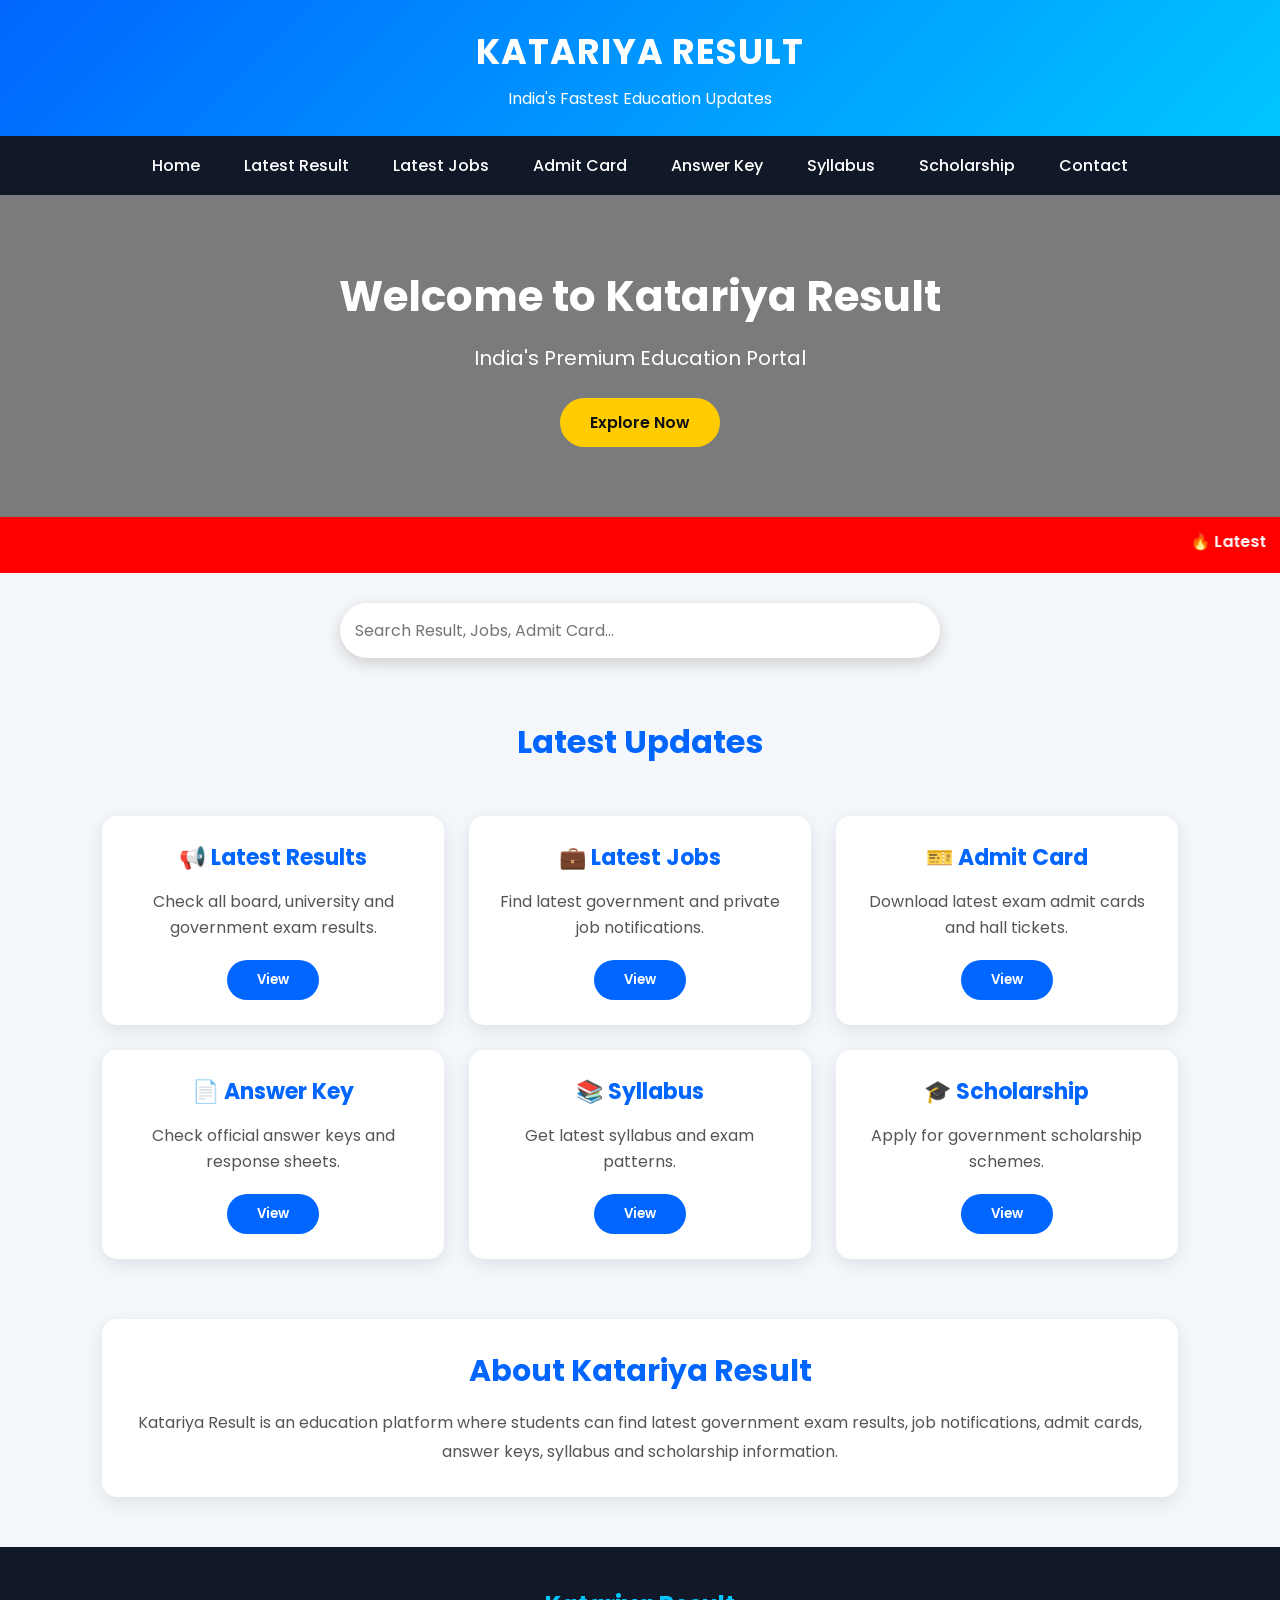
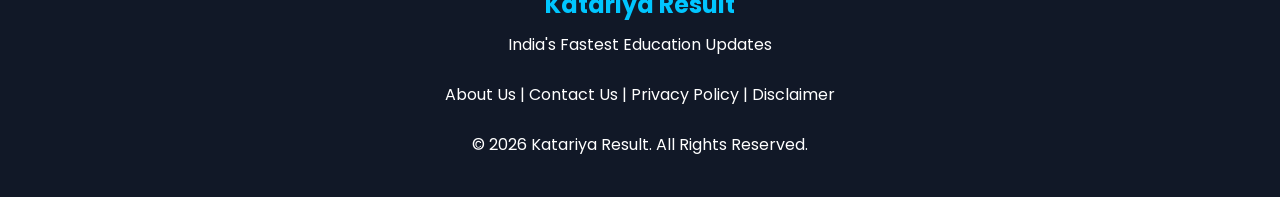
<file: index.html>
<!DOCTYPE html>
<html lang="en">

<head>
<link rel="icon" href="logo.png">
<meta charset="UTF-8">
<meta name="viewport" content="width=device-width, initial-scale=1.0">

<title>Katariya Result | Latest Results, Jobs, Admit Card Updates</title>

<meta name="description" content="Katariya Result provides latest government results, jobs, admit cards, answer keys, syllabus and scholarship updates.">

<meta name="keywords" content="Katariya Result, Sarkari Result, Government Jobs, Admit Card, Rajasthan Result">

<link rel="stylesheet" href="style.css">

<link href="https://fonts.googleapis.com/css2?family=Poppins:wght@300;400;500;600;700&display=swap" rel="stylesheet">

</head>


<body>


<header>

<div class="logo">
KATARIYA RESULT
</div>

<div class="tagline">
India's Fastest Education Updates
</div>

</header>



<nav>

<ul>

<li><a href="index.html">Home</a></li>

<li><a href="result.html">Latest Result</a></li>

<li><a href="jobs.html">Latest Jobs</a></li>

<li><a href="admit-card.html">Admit Card</a></li>

<li><a href="answer-key.html">Answer Key</a></li>

<li><a href="syllabus.html">Syllabus</a></li>

<li><a href="scholarship.html">Scholarship</a></li>

<li><a href="contact.html">Contact</a></li>

</ul>

</nav>




<section class="hero">

<h1>
Welcome to Katariya Result
</h1>

<p>
India's Premium Education Portal
</p>


<a href="#latest" class="hero-btn">
Explore Now
</a>


</section>




<div class="news">

<marquee>

🔥 Latest Result | Government Jobs | Admit Card | Answer Key | Scholarship Updates

</marquee>

</div>





<div class="search">

<input type="text" placeholder="Search Result, Jobs, Admit Card...">

</div>






<h2 class="section-title" id="latest">
Latest Updates
</h2>




<div class="cards">



<div class="card">

<h3>📢 Latest Results</h3>

<p>
Check all board, university and government exam results.
</p>

<button>
View
</button>

</div>




<div class="card">

<h3>💼 Latest Jobs</h3>

<p>
Find latest government and private job notifications.
</p>

<button>
View
</button>

</div>





<div class="card">

<h3>🎫 Admit Card</h3>

<p>
Download latest exam admit cards and hall tickets.
</p>

<button>
View
</button>

</div>





<div class="card">

<h3>📄 Answer Key</h3>

<p>
Check official answer keys and response sheets.
</p>

<button>
View
</button>

</div>





<div class="card">

<h3>📚 Syllabus</h3>

<p>
Get latest syllabus and exam patterns.
</p>

<button>
View
</button>

</div>





<div class="card">

<h3>🎓 Scholarship</h3>

<p>
Apply for government scholarship schemes.
</p>

<button>
View
</button>

</div>



</div>







<section class="about">

<h2>
About Katariya Result
</h2>

<p>
Katariya Result is an education platform where students can find latest government exam results, job notifications, admit cards, answer keys, syllabus and scholarship information.
</p>

</section>







<footer>


<h2>
Katariya Result
</h2>


<p>
India's Fastest Education Updates
</p>


<br>


<p>
About Us | Contact Us | Privacy Policy | Disclaimer
</p>


<br>


<p>
© 2026 Katariya Result. All Rights Reserved.
</p>


</footer>





<button id="topBtn">
⬆
</button>



<script src="script.js"></script>


</body>

</html>
</file>
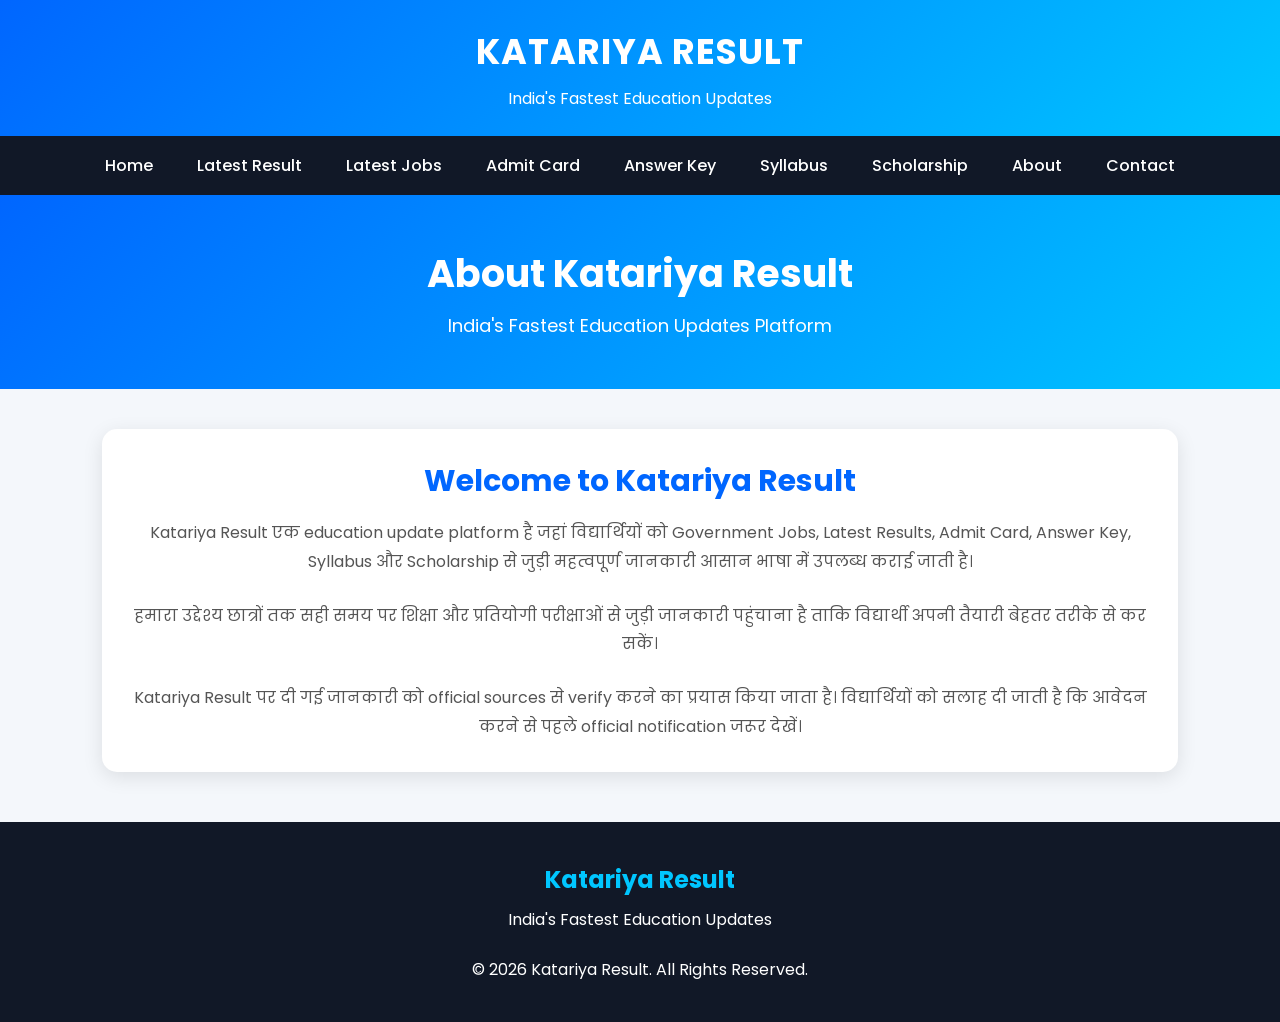
<file: about.html>
<!DOCTYPE html>
<html lang="en">

<head>

<meta charset="UTF-8">
<meta name="viewport" content="width=device-width, initial-scale=1.0">

<title>About Us | Katariya Result</title>

<meta name="description" content="About Katariya Result - Latest Education Updates">

<link rel="stylesheet" href="style.css">

<link href="https://fonts.googleapis.com/css2?family=Poppins:wght@300;400;500;600;700&display=swap" rel="stylesheet">

</head>


<body>


<header>

<div class="logo">
KATARIYA RESULT
</div>

<div class="tagline">
India's Fastest Education Updates
</div>

</header>



<nav>

<ul>

<li><a href="index.html">Home</a></li>
<li><a href="result.html">Latest Result</a></li>
<li><a href="jobs.html">Latest Jobs</a></li>
<li><a href="admit-card.html">Admit Card</a></li>
<li><a href="answer-key.html">Answer Key</a></li>
<li><a href="syllabus.html">Syllabus</a></li>
<li><a href="scholarship.html">Scholarship</a></li>
<li><a href="about.html">About</a></li>
<li><a href="contact.html">Contact</a></li>

</ul>

</nav>




<section class="page-banner">

<h1>
About Katariya Result
</h1>

<p>
India's Fastest Education Updates Platform
</p>

</section>




<div class="about">


<h2>
Welcome to Katariya Result
</h2>


<p>

Katariya Result एक education update platform है जहां विद्यार्थियों को 
Government Jobs, Latest Results, Admit Card, Answer Key, Syllabus और Scholarship 
से जुड़ी महत्वपूर्ण जानकारी आसान भाषा में उपलब्ध कराई जाती है।

</p>


<br>


<p>

हमारा उद्देश्य छात्रों तक सही समय पर शिक्षा और प्रतियोगी परीक्षाओं से जुड़ी 
जानकारी पहुंचाना है ताकि विद्यार्थी अपनी तैयारी बेहतर तरीके से कर सकें।

</p>


<br>


<p>

Katariya Result पर दी गई जानकारी को official sources से verify करने का प्रयास किया जाता है।
विद्यार्थियों को सलाह दी जाती है कि आवेदन करने से पहले official notification जरूर देखें।

</p>


</div>




<footer>

<h2>
Katariya Result
</h2>

<p>
India's Fastest Education Updates
</p>

<br>

<p>
© 2026 Katariya Result. All Rights Reserved.
</p>

</footer>




<button id="topBtn">
⬆
</button>


<script src="script.js"></script>


</body>

</html>
</file>
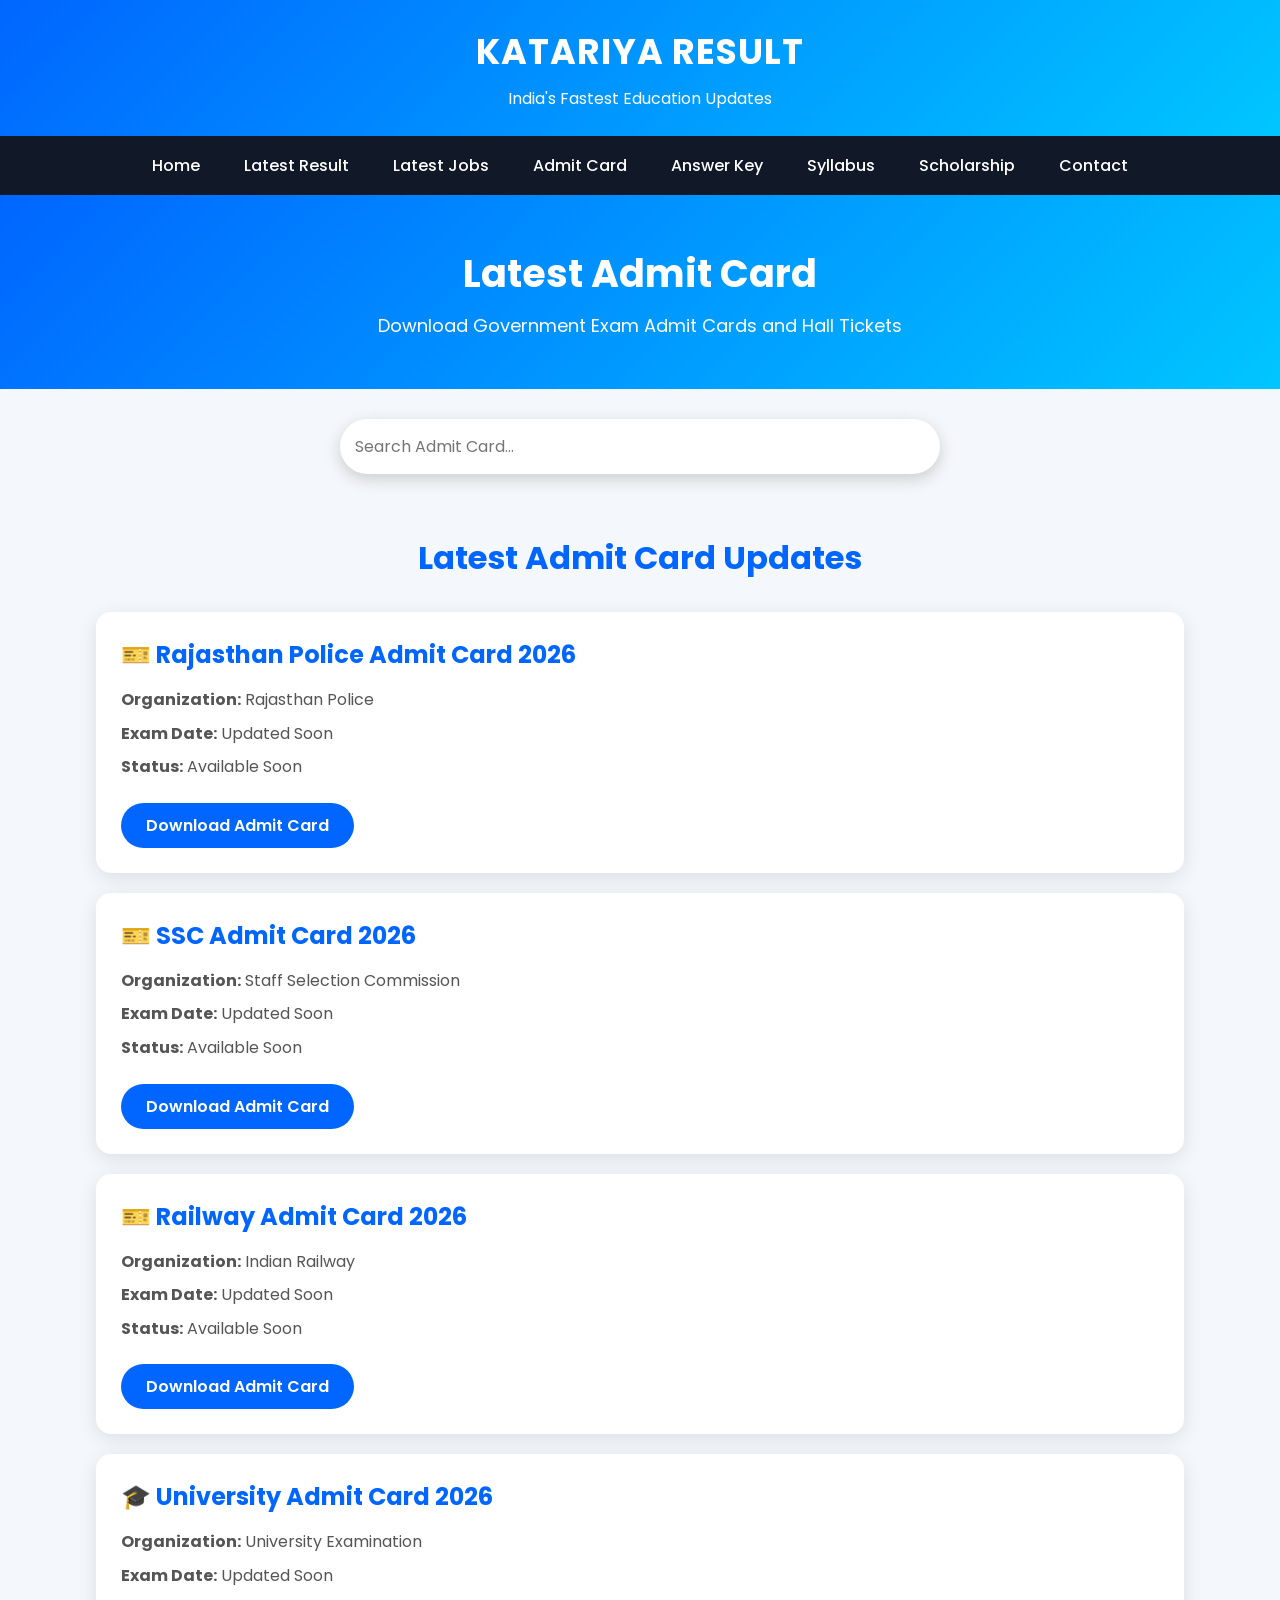
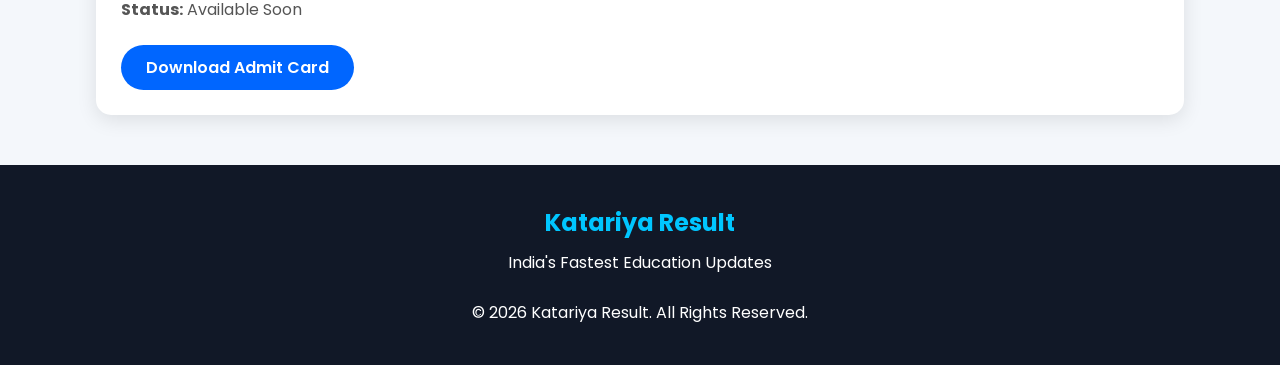
<file: admit-card.html>
<!DOCTYPE html>
<html lang="en">

<head>

<meta charset="UTF-8">
<meta name="viewport" content="width=device-width, initial-scale=1.0">

<title>Admit Card | Katariya Result</title>

<meta name="description" content="Download latest government exam admit cards, hall tickets and exam updates.">

<link rel="stylesheet" href="style.css">

<link href="https://fonts.googleapis.com/css2?family=Poppins:wght@300;400;500;600;700&display=swap" rel="stylesheet">

</head>


<body>


<header>

<div class="logo">
KATARIYA RESULT
</div>

<div class="tagline">
India's Fastest Education Updates
</div>

</header>


<nav>

<ul>

<li><a href="index.html">Home</a></li>
<li><a href="result.html">Latest Result</a></li>
<li><a href="jobs.html">Latest Jobs</a></li>
<li><a href="admit-card.html">Admit Card</a></li>
<li><a href="answer-key.html">Answer Key</a></li>
<li><a href="syllabus.html">Syllabus</a></li>
<li><a href="scholarship.html">Scholarship</a></li>
<li><a href="contact.html">Contact</a></li>

</ul>

</nav>




<section class="page-banner">

<h1>
Latest Admit Card
</h1>

<p>
Download Government Exam Admit Cards and Hall Tickets
</p>

</section>





<div class="search">

<input type="text" placeholder="Search Admit Card...">

</div>





<h2 class="section-title">
Latest Admit Card Updates
</h2>




<div class="admit-list">



<div class="admit-box">

<h3>🎫 Rajasthan Police Admit Card 2026</h3>

<p><strong>Organization:</strong> Rajasthan Police</p>

<p><strong>Exam Date:</strong> Updated Soon</p>

<p><strong>Status:</strong> Available Soon</p>

<a href="#" class="admit-btn">
Download Admit Card
</a>

</div>





<div class="admit-box">

<h3>🎫 SSC Admit Card 2026</h3>

<p><strong>Organization:</strong> Staff Selection Commission</p>

<p><strong>Exam Date:</strong> Updated Soon</p>

<p><strong>Status:</strong> Available Soon</p>

<a href="#" class="admit-btn">
Download Admit Card
</a>

</div>





<div class="admit-box">

<h3>🎫 Railway Admit Card 2026</h3>

<p><strong>Organization:</strong> Indian Railway</p>

<p><strong>Exam Date:</strong> Updated Soon</p>

<p><strong>Status:</strong> Available Soon</p>

<a href="#" class="admit-btn">
Download Admit Card
</a>

</div>





<div class="admit-box">

<h3>🎓 University Admit Card 2026</h3>

<p><strong>Organization:</strong> University Examination</p>

<p><strong>Exam Date:</strong> Updated Soon</p>

<p><strong>Status:</strong> Available Soon</p>

<a href="#" class="admit-btn">
Download Admit Card
</a>

</div>



</div>






<footer>

<h2>
Katariya Result
</h2>

<p>
India's Fastest Education Updates
</p>

<br>

<p>
© 2026 Katariya Result. All Rights Reserved.
</p>

</footer>




<button id="topBtn">
⬆
</button>



<script src="script.js"></script>


</body>

</html>
</file>
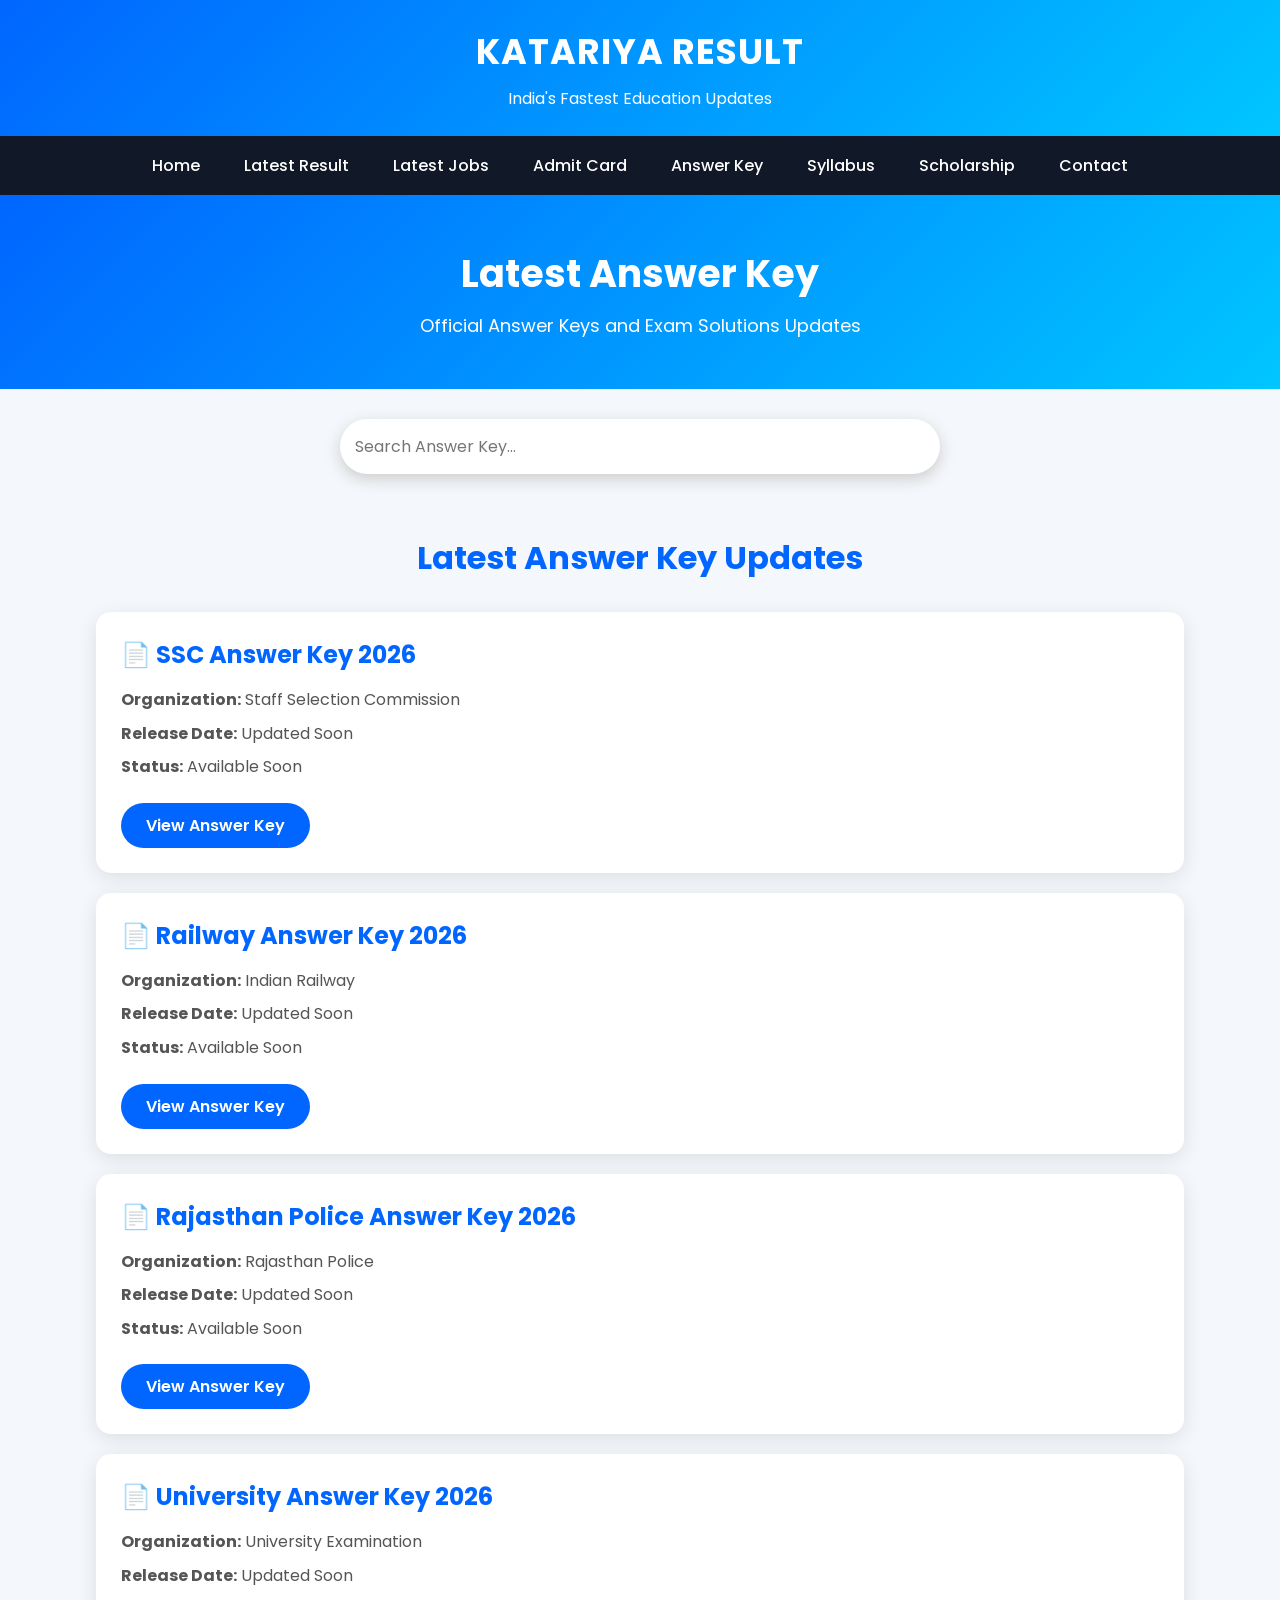
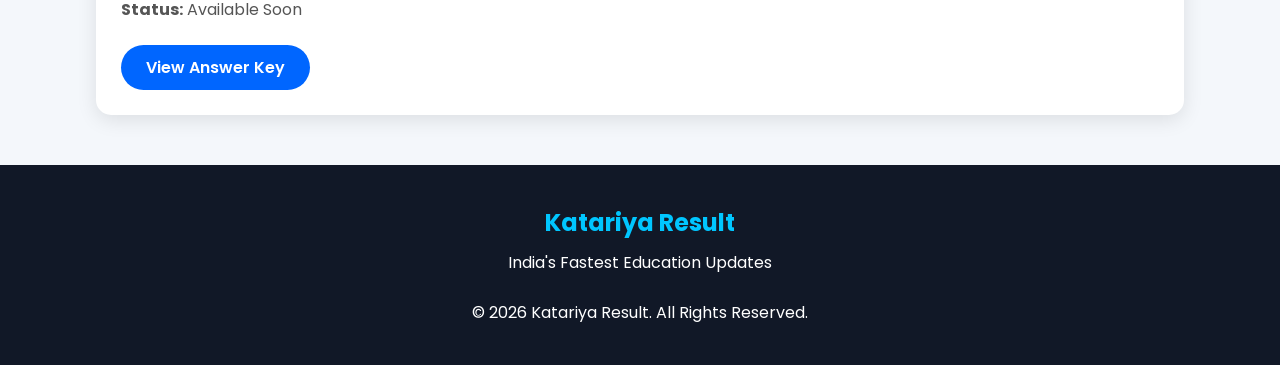
<file: answer-key.html>
<!DOCTYPE html>
<html lang="en">

<head>

<meta charset="UTF-8">
<meta name="viewport" content="width=device-width, initial-scale=1.0">

<title>Answer Key | Katariya Result</title>

<meta name="description" content="Latest official answer keys, response sheets and exam solutions updates.">

<link rel="stylesheet" href="style.css">

<link href="https://fonts.googleapis.com/css2?family=Poppins:wght@300;400;500;600;700&display=swap" rel="stylesheet">

</head>


<body>


<header>

<div class="logo">
KATARIYA RESULT
</div>

<div class="tagline">
India's Fastest Education Updates
</div>

</header>




<nav>

<ul>

<li><a href="index.html">Home</a></li>
<li><a href="result.html">Latest Result</a></li>
<li><a href="jobs.html">Latest Jobs</a></li>
<li><a href="admit-card.html">Admit Card</a></li>
<li><a href="answer-key.html">Answer Key</a></li>
<li><a href="syllabus.html">Syllabus</a></li>
<li><a href="scholarship.html">Scholarship</a></li>
<li><a href="contact.html">Contact</a></li>

</ul>

</nav>





<section class="page-banner">

<h1>
Latest Answer Key
</h1>

<p>
Official Answer Keys and Exam Solutions Updates
</p>

</section>





<div class="search">

<input type="text" placeholder="Search Answer Key...">

</div>






<h2 class="section-title">
Latest Answer Key Updates
</h2>





<div class="answer-list">



<div class="answer-box">

<h3>📄 SSC Answer Key 2026</h3>

<p><strong>Organization:</strong> Staff Selection Commission</p>

<p><strong>Release Date:</strong> Updated Soon</p>

<p><strong>Status:</strong> Available Soon</p>

<a href="#" class="answer-btn">
View Answer Key
</a>

</div>





<div class="answer-box">

<h3>📄 Railway Answer Key 2026</h3>

<p><strong>Organization:</strong> Indian Railway</p>

<p><strong>Release Date:</strong> Updated Soon</p>

<p><strong>Status:</strong> Available Soon</p>

<a href="#" class="answer-btn">
View Answer Key
</a>

</div>





<div class="answer-box">

<h3>📄 Rajasthan Police Answer Key 2026</h3>

<p><strong>Organization:</strong> Rajasthan Police</p>

<p><strong>Release Date:</strong> Updated Soon</p>

<p><strong>Status:</strong> Available Soon</p>

<a href="#" class="answer-btn">
View Answer Key
</a>

</div>





<div class="answer-box">

<h3>📄 University Answer Key 2026</h3>

<p><strong>Organization:</strong> University Examination</p>

<p><strong>Release Date:</strong> Updated Soon</p>

<p><strong>Status:</strong> Available Soon</p>

<a href="#" class="answer-btn">
View Answer Key
</a>

</div>



</div>







<footer>

<h2>
Katariya Result
</h2>

<p>
India's Fastest Education Updates
</p>

<br>

<p>
© 2026 Katariya Result. All Rights Reserved.
</p>

</footer>




<button id="topBtn">
⬆
</button>



<script src="script.js"></script>


</body>

</html>
</file>
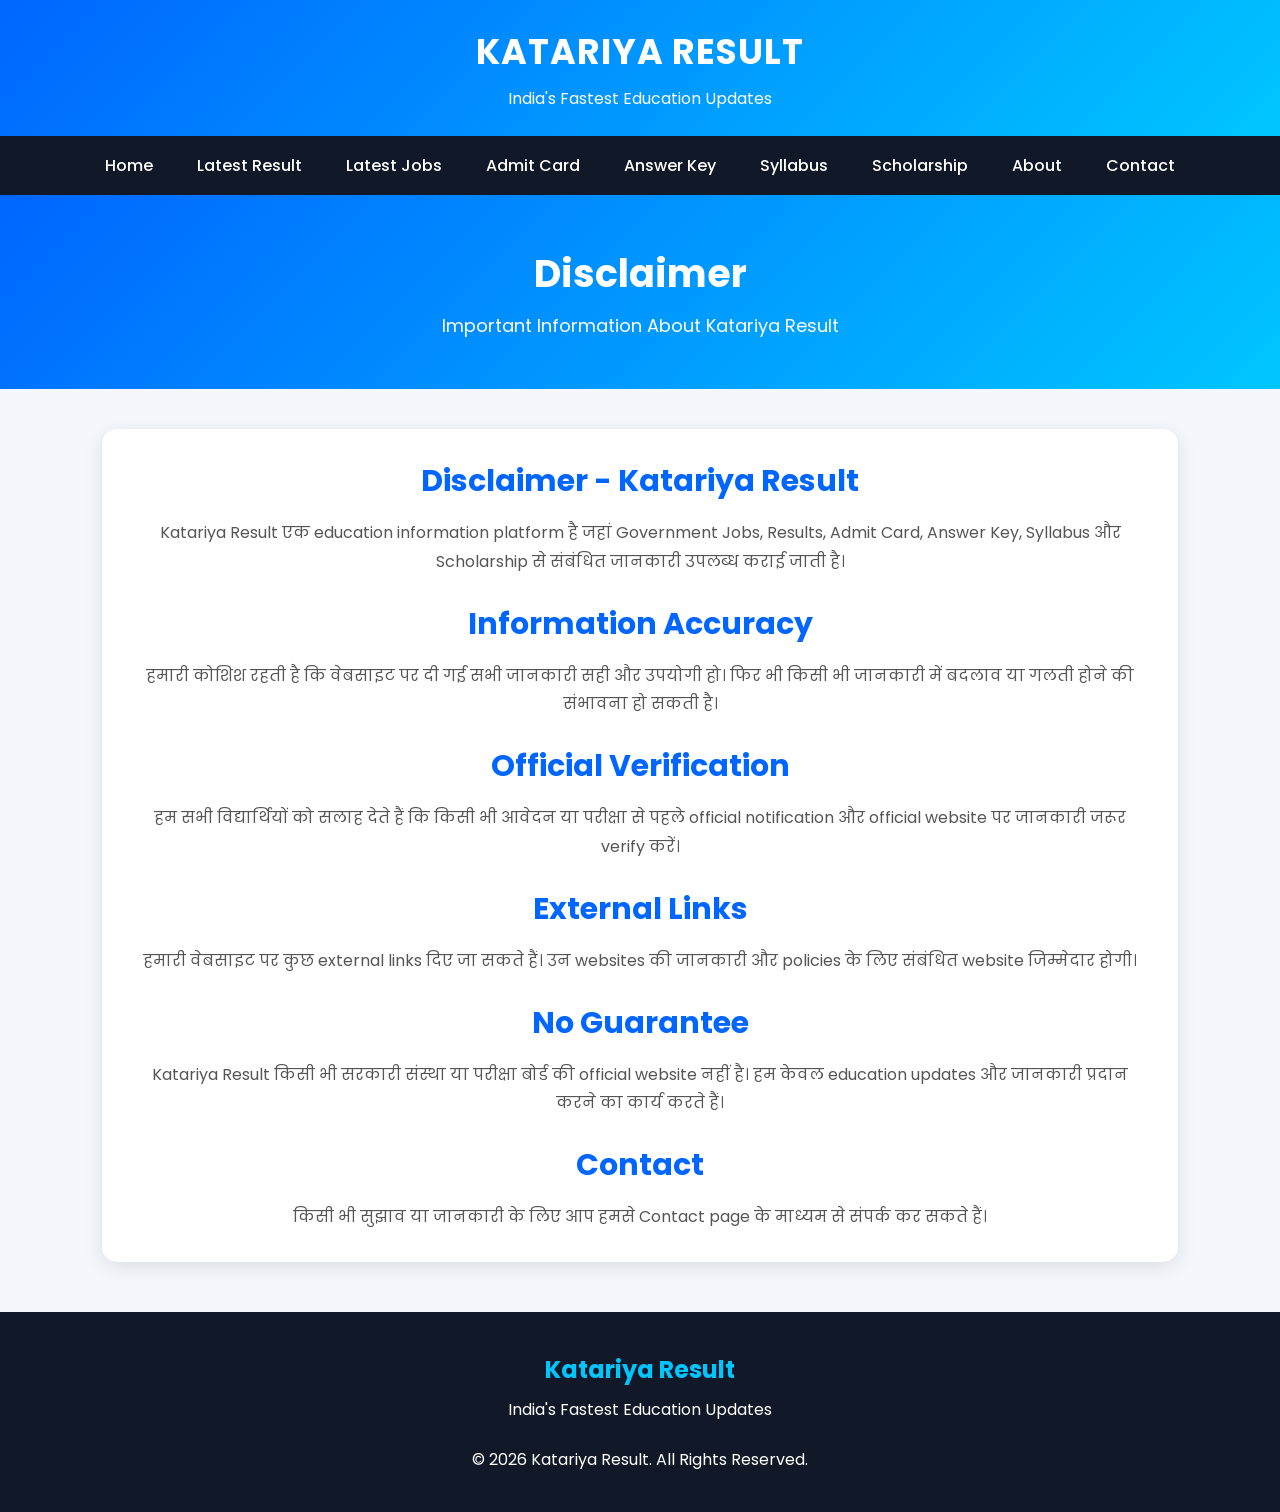
<file: disclaimer.html>
<!DOCTYPE html>
<html lang="en">

<head>

<meta charset="UTF-8">
<meta name="viewport" content="width=device-width, initial-scale=1.0">

<title>Disclaimer | Katariya Result</title>

<meta name="description" content="Disclaimer page of Katariya Result">

<link rel="stylesheet" href="style.css">

<link href="https://fonts.googleapis.com/css2?family=Poppins:wght@300;400;500;600;700&display=swap" rel="stylesheet">

</head>


<body>


<header>

<div class="logo">
KATARIYA RESULT
</div>

<div class="tagline">
India's Fastest Education Updates
</div>

</header>




<nav>

<ul>

<li><a href="index.html">Home</a></li>
<li><a href="result.html">Latest Result</a></li>
<li><a href="jobs.html">Latest Jobs</a></li>
<li><a href="admit-card.html">Admit Card</a></li>
<li><a href="answer-key.html">Answer Key</a></li>
<li><a href="syllabus.html">Syllabus</a></li>
<li><a href="scholarship.html">Scholarship</a></li>
<li><a href="about.html">About</a></li>
<li><a href="contact.html">Contact</a></li>

</ul>

</nav>





<section class="page-banner">

<h1>
Disclaimer
</h1>

<p>
Important Information About Katariya Result
</p>

</section>






<div class="about">


<h2>
Disclaimer - Katariya Result
</h2>


<p>

Katariya Result एक education information platform है जहां Government Jobs,
Results, Admit Card, Answer Key, Syllabus और Scholarship से संबंधित जानकारी
उपलब्ध कराई जाती है।

</p>


<br>


<h2>
Information Accuracy
</h2>


<p>

हमारी कोशिश रहती है कि वेबसाइट पर दी गई सभी जानकारी सही और उपयोगी हो।
फिर भी किसी भी जानकारी में बदलाव या गलती होने की संभावना हो सकती है।

</p>


<br>


<h2>
Official Verification</h2>


<p>

हम सभी विद्यार्थियों को सलाह देते हैं कि किसी भी आवेदन या परीक्षा से पहले
official notification और official website पर जानकारी जरूर verify करें।

</p>


<br>


<h2>
External Links</h2>


<p>

हमारी वेबसाइट पर कुछ external links दिए जा सकते हैं।
उन websites की जानकारी और policies के लिए संबंधित website जिम्मेदार होगी।

</p>


<br>


<h2>
No Guarantee</h2>


<p>

Katariya Result किसी भी सरकारी संस्था या परीक्षा बोर्ड की official website नहीं है।
हम केवल education updates और जानकारी प्रदान करने का कार्य करते हैं।

</p>


<br>


<h2>
Contact</h2>


<p>

किसी भी सुझाव या जानकारी के लिए आप हमसे Contact page के माध्यम से संपर्क कर सकते हैं।

</p>


</div>






<footer>

<h2>
Katariya Result
</h2>

<p>
India's Fastest Education Updates
</p>

<br>

<p>
© 2026 Katariya Result. All Rights Reserved.
</p>

</footer>




<button id="topBtn">
⬆
</button>



<script src="script.js"></script>


</body>

</html>
</file>
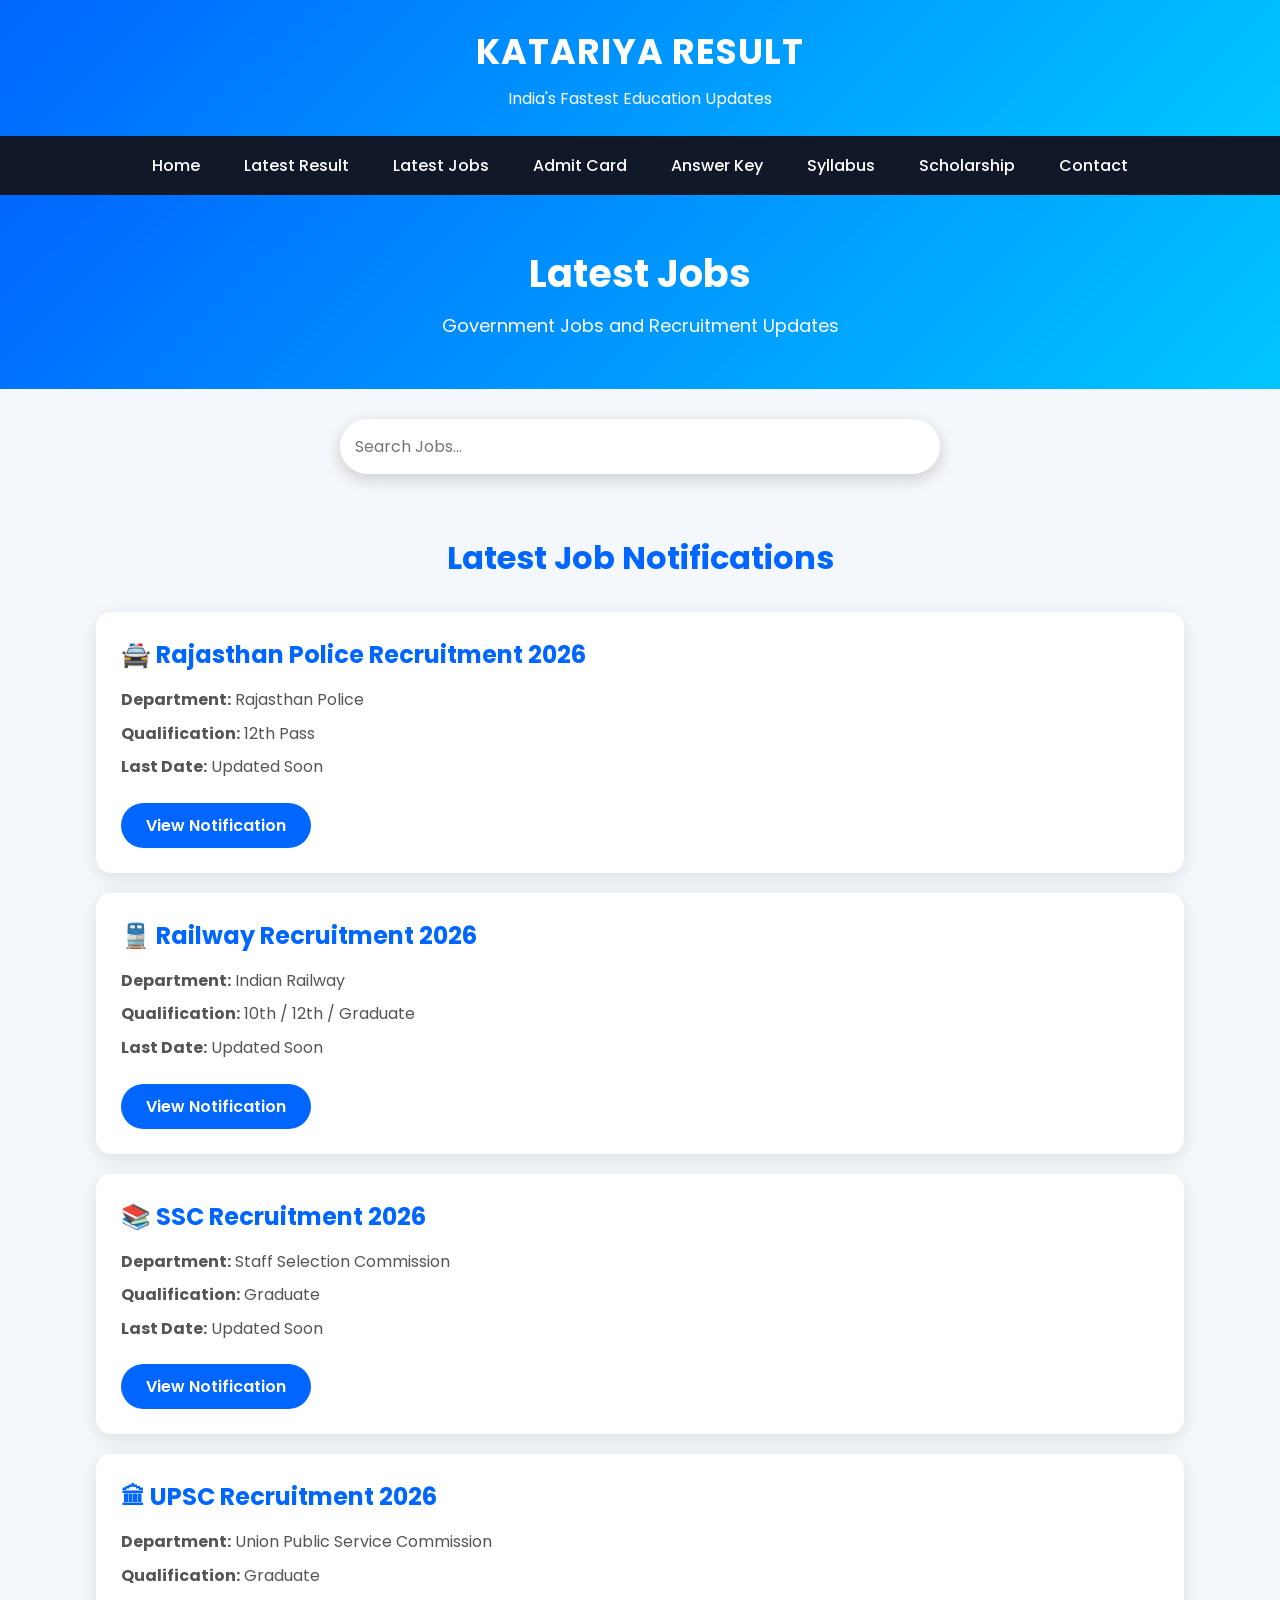
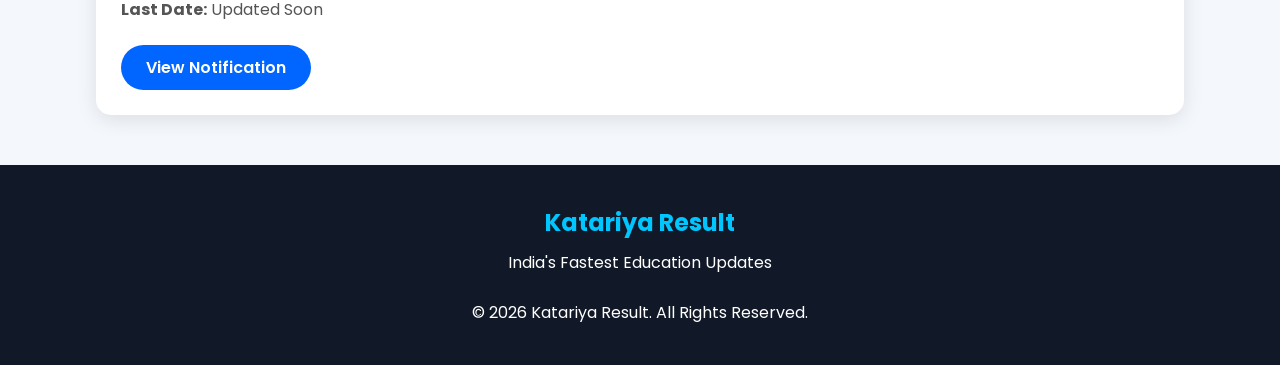
<file: jobs.html>
<!DOCTYPE html>
<html lang="en">

<head>

<meta charset="UTF-8">
<meta name="viewport" content="width=device-width, initial-scale=1.0">

<title>Latest Jobs | Katariya Result</title>

<meta name="description" content="Latest government jobs, recruitment notifications, vacancies and application updates.">

<link rel="stylesheet" href="style.css">

<link href="https://fonts.googleapis.com/css2?family=Poppins:wght@300;400;500;600;700&display=swap" rel="stylesheet">

</head>


<body>


<header>

<div class="logo">
KATARIYA RESULT
</div>

<div class="tagline">
India's Fastest Education Updates
</div>

</header>




<nav>

<ul>

<li><a href="index.html">Home</a></li>
<li><a href="result.html">Latest Result</a></li>
<li><a href="jobs.html">Latest Jobs</a></li>
<li><a href="admit-card.html">Admit Card</a></li>
<li><a href="answer-key.html">Answer Key</a></li>
<li><a href="syllabus.html">Syllabus</a></li>
<li><a href="scholarship.html">Scholarship</a></li>
<li><a href="contact.html">Contact</a></li>

</ul>

</nav>





<section class="page-banner">

<h1>
Latest Jobs
</h1>

<p>
Government Jobs and Recruitment Updates
</p>

</section>





<div class="search">

<input type="text" placeholder="Search Jobs...">

</div>





<h2 class="section-title">
Latest Job Notifications
</h2>





<div class="job-list">



<div class="job-box">

<h3>🚔 Rajasthan Police Recruitment 2026</h3>

<p><strong>Department:</strong> Rajasthan Police</p>

<p><strong>Qualification:</strong> 12th Pass</p>

<p><strong>Last Date:</strong> Updated Soon</p>

<a href="#" class="job-btn">
View Notification
</a>

</div>





<div class="job-box">

<h3>🚆 Railway Recruitment 2026</h3>

<p><strong>Department:</strong> Indian Railway</p>

<p><strong>Qualification:</strong> 10th / 12th / Graduate</p>

<p><strong>Last Date:</strong> Updated Soon</p>

<a href="#" class="job-btn">
View Notification
</a>

</div>





<div class="job-box">

<h3>📚 SSC Recruitment 2026</h3>

<p><strong>Department:</strong> Staff Selection Commission</p>

<p><strong>Qualification:</strong> Graduate</p>

<p><strong>Last Date:</strong> Updated Soon</p>

<a href="#" class="job-btn">
View Notification
</a>

</div>





<div class="job-box">

<h3>🏛 UPSC Recruitment 2026</h3>

<p><strong>Department:</strong> Union Public Service Commission</p>

<p><strong>Qualification:</strong> Graduate</p>

<p><strong>Last Date:</strong> Updated Soon</p>

<a href="#" class="job-btn">
View Notification
</a>

</div>



</div>






<footer>

<h2>
Katariya Result
</h2>

<p>
India's Fastest Education Updates
</p>

<br>

<p>
© 2026 Katariya Result. All Rights Reserved.
</p>

</footer>




<button id="topBtn">
⬆
</button>



<script src="script.js"></script>


</body>

</html>
</file>
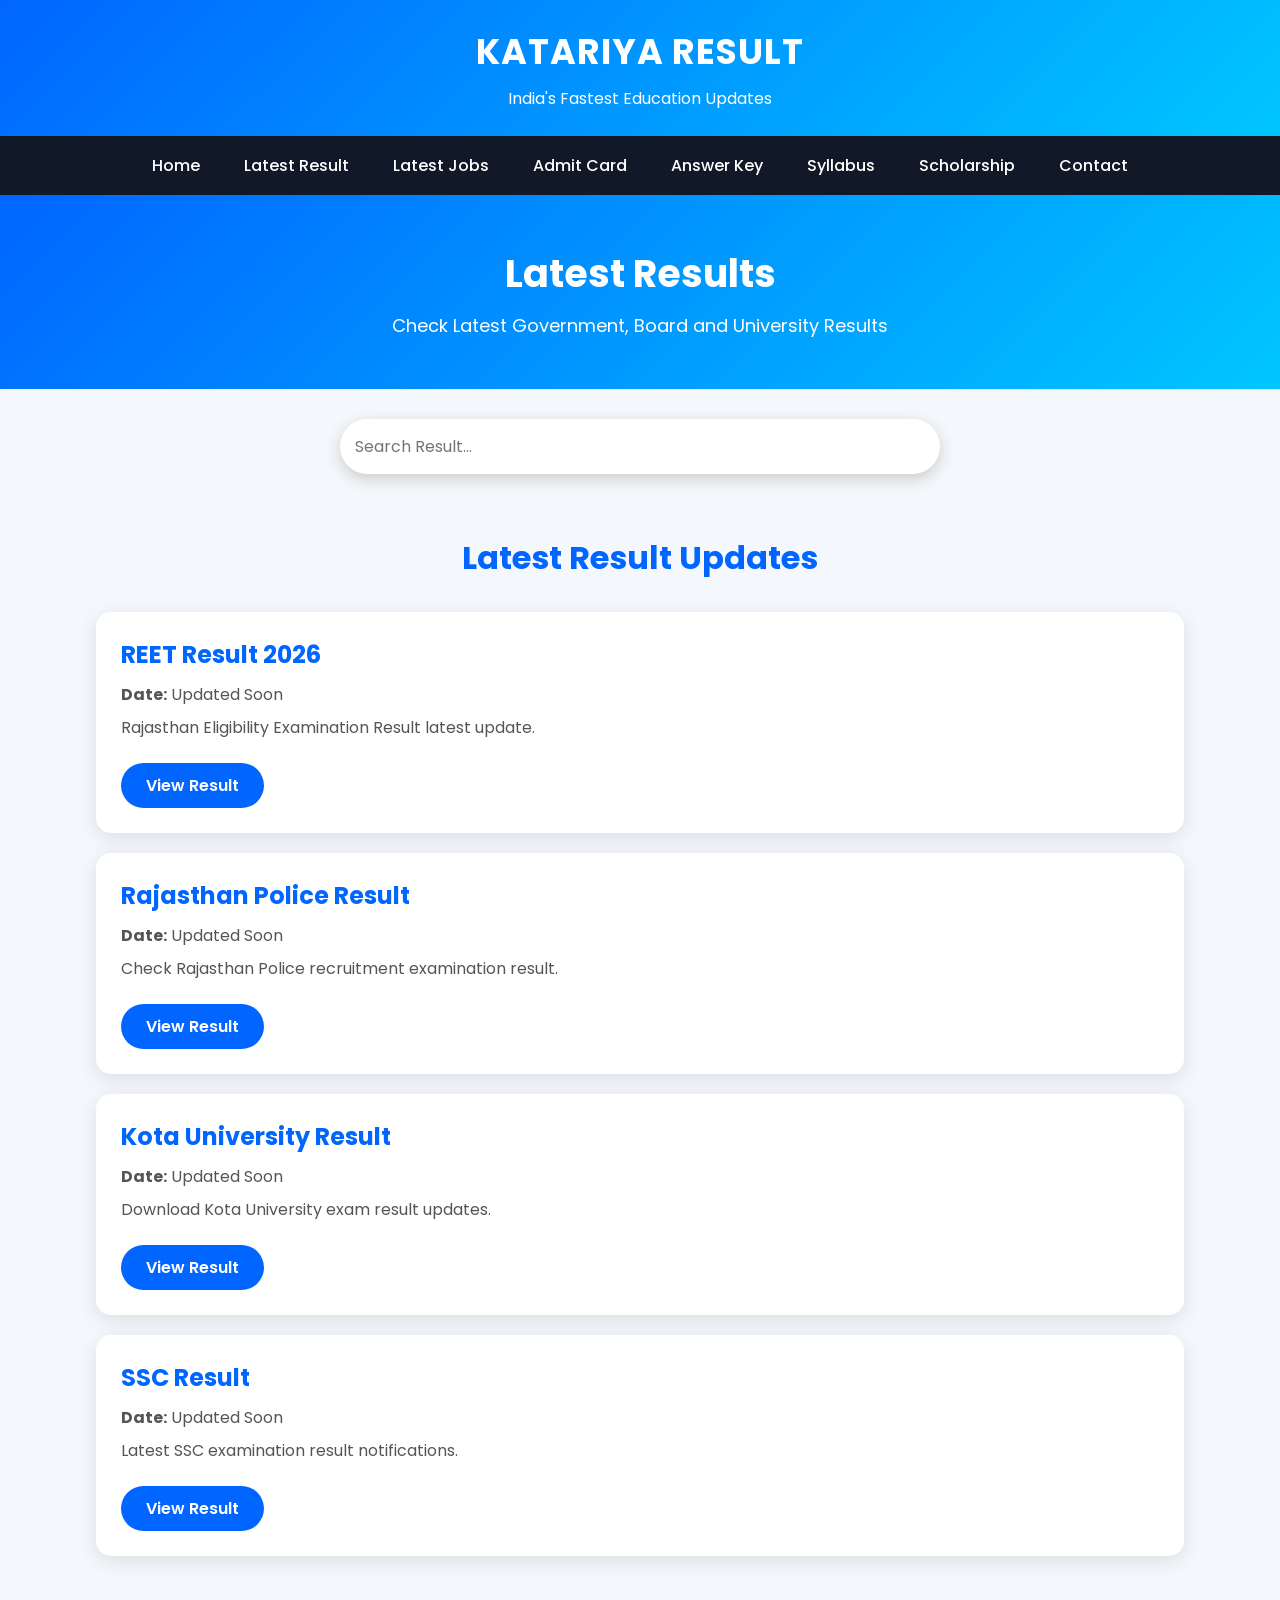
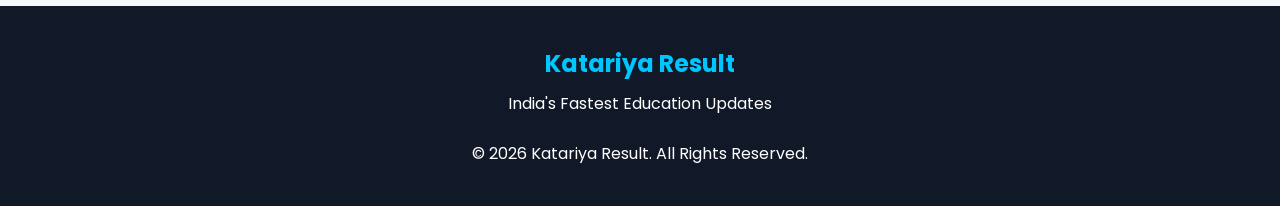
<file: result.html>
<!DOCTYPE html>
<html lang="en">

<head>

<meta charset="UTF-8">
<meta name="viewport" content="width=device-width, initial-scale=1.0">

<title>Latest Results | Katariya Result</title>

<meta name="description" content="Latest government exam results, board results and university results updates.">

<link rel="stylesheet" href="style.css">

<link href="https://fonts.googleapis.com/css2?family=Poppins:wght@300;400;500;600;700&display=swap" rel="stylesheet">

</head>


<body>


<header>

<div class="logo">
KATARIYA RESULT
</div>

<div class="tagline">
India's Fastest Education Updates
</div>

</header>



<nav>

<ul>

<li><a href="index.html">Home</a></li>
<li><a href="result.html">Latest Result</a></li>
<li><a href="jobs.html">Latest Jobs</a></li>
<li><a href="admit-card.html">Admit Card</a></li>
<li><a href="answer-key.html">Answer Key</a></li>
<li><a href="syllabus.html">Syllabus</a></li>
<li><a href="scholarship.html">Scholarship</a></li>
<li><a href="contact.html">Contact</a></li>

</ul>

</nav>



<section class="page-banner">

<h1>
Latest Results
</h1>

<p>
Check Latest Government, Board and University Results
</p>

</section>



<div class="search">

<input type="text" placeholder="Search Result...">

</div>




<h2 class="section-title">
Latest Result Updates
</h2>




<div class="result-list">



<div class="result-box">

<h3>REET Result 2026</h3>

<p>
<strong>Date:</strong> Updated Soon
</p>

<p>
Rajasthan Eligibility Examination Result latest update.
</p>

<a href="#" class="result-btn">
View Result
</a>

</div>




<div class="result-box">

<h3>Rajasthan Police Result</h3>

<p>
<strong>Date:</strong> Updated Soon
</p>

<p>
Check Rajasthan Police recruitment examination result.
</p>

<a href="#" class="result-btn">
View Result
</a>

</div>




<div class="result-box">

<h3>Kota University Result</h3>

<p>
<strong>Date:</strong> Updated Soon
</p>

<p>
Download Kota University exam result updates.
</p>

<a href="#" class="result-btn">
View Result
</a>

</div>




<div class="result-box">

<h3>SSC Result</h3>

<p>
<strong>Date:</strong> Updated Soon
</p>

<p>
Latest SSC examination result notifications.
</p>

<a href="#" class="result-btn">
View Result
</a>

</div>



</div>




<footer>

<h2>
Katariya Result
</h2>

<p>
India's Fastest Education Updates
</p>

<br>

<p>
© 2026 Katariya Result. All Rights Reserved.
</p>

</footer>



<button id="topBtn">
⬆
</button>



<script src="script.js"></script>


</body>

</html>
</file>
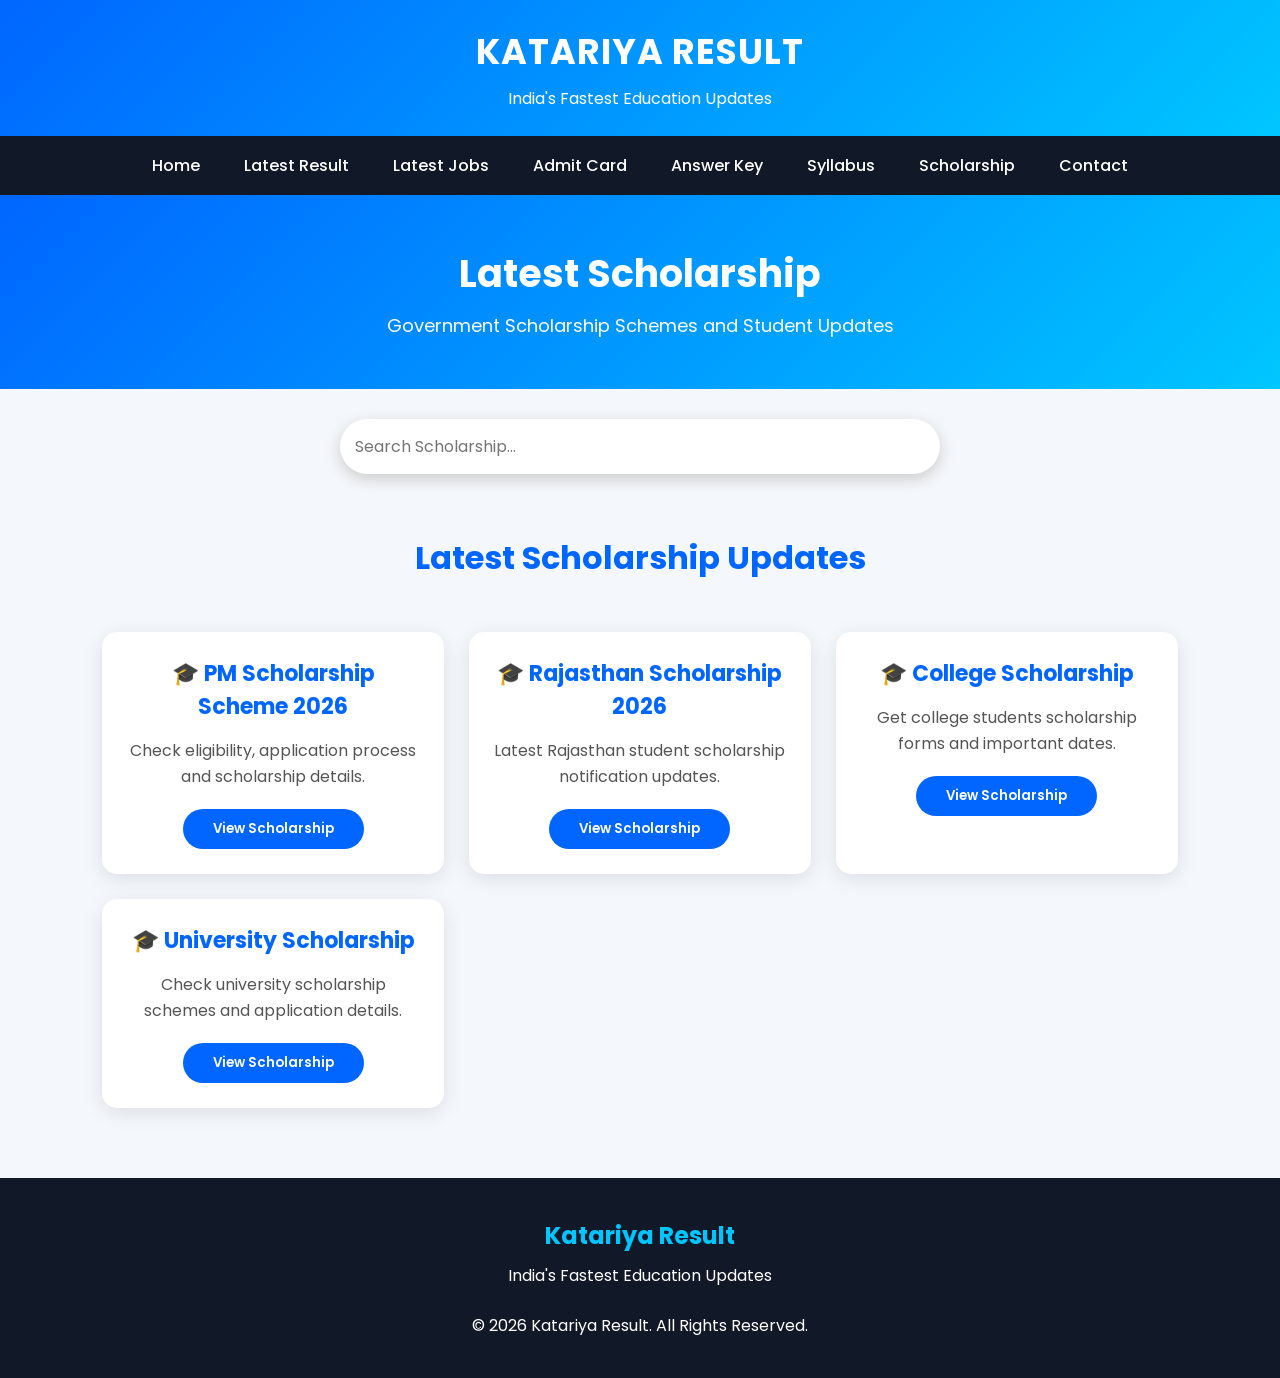
<file: scholarship.html>
<!DOCTYPE html>
<html lang="en">

<head>

<meta charset="UTF-8">
<meta name="viewport" content="width=device-width, initial-scale=1.0">

<title>Scholarship | Katariya Result</title>

<meta name="description" content="Latest government scholarship schemes, student scholarship updates and application details.">

<link rel="stylesheet" href="style.css">

<link href="https://fonts.googleapis.com/css2?family=Poppins:wght@300;400;500;600;700&display=swap" rel="stylesheet">

</head>


<body>


<header>

<div class="logo">
KATARIYA RESULT
</div>

<div class="tagline">
India's Fastest Education Updates
</div>

</header>




<nav>

<ul>

<li><a href="index.html">Home</a></li>
<li><a href="result.html">Latest Result</a></li>
<li><a href="jobs.html">Latest Jobs</a></li>
<li><a href="admit-card.html">Admit Card</a></li>
<li><a href="answer-key.html">Answer Key</a></li>
<li><a href="syllabus.html">Syllabus</a></li>
<li><a href="scholarship.html">Scholarship</a></li>
<li><a href="contact.html">Contact</a></li>

</ul>

</nav>





<section class="page-banner">

<h1>
Latest Scholarship
</h1>

<p>
Government Scholarship Schemes and Student Updates
</p>

</section>





<div class="search">

<input type="text" placeholder="Search Scholarship...">

</div>






<h2 class="section-title">
Latest Scholarship Updates
</h2>





<div class="cards">



<div class="card">

<h3>🎓 PM Scholarship Scheme 2026</h3>

<p>
Check eligibility, application process and scholarship details.
</p>

<button>
View Scholarship
</button>

</div>





<div class="card">

<h3>🎓 Rajasthan Scholarship 2026</h3>

<p>
Latest Rajasthan student scholarship notification updates.
</p>

<button>
View Scholarship
</button>

</div>





<div class="card">

<h3>🎓 College Scholarship</h3>

<p>
Get college students scholarship forms and important dates.
</p>

<button>
View Scholarship
</button>

</div>





<div class="card">

<h3>🎓 University Scholarship</h3>

<p>
Check university scholarship schemes and application details.
</p>

<button>
View Scholarship
</button>

</div>



</div>







<footer>

<h2>
Katariya Result
</h2>

<p>
India's Fastest Education Updates
</p>

<br>

<p>
© 2026 Katariya Result. All Rights Reserved.
</p>

</footer>




<button id="topBtn">
⬆
</button>



<script src="script.js"></script>


</body>

</html>
</file>
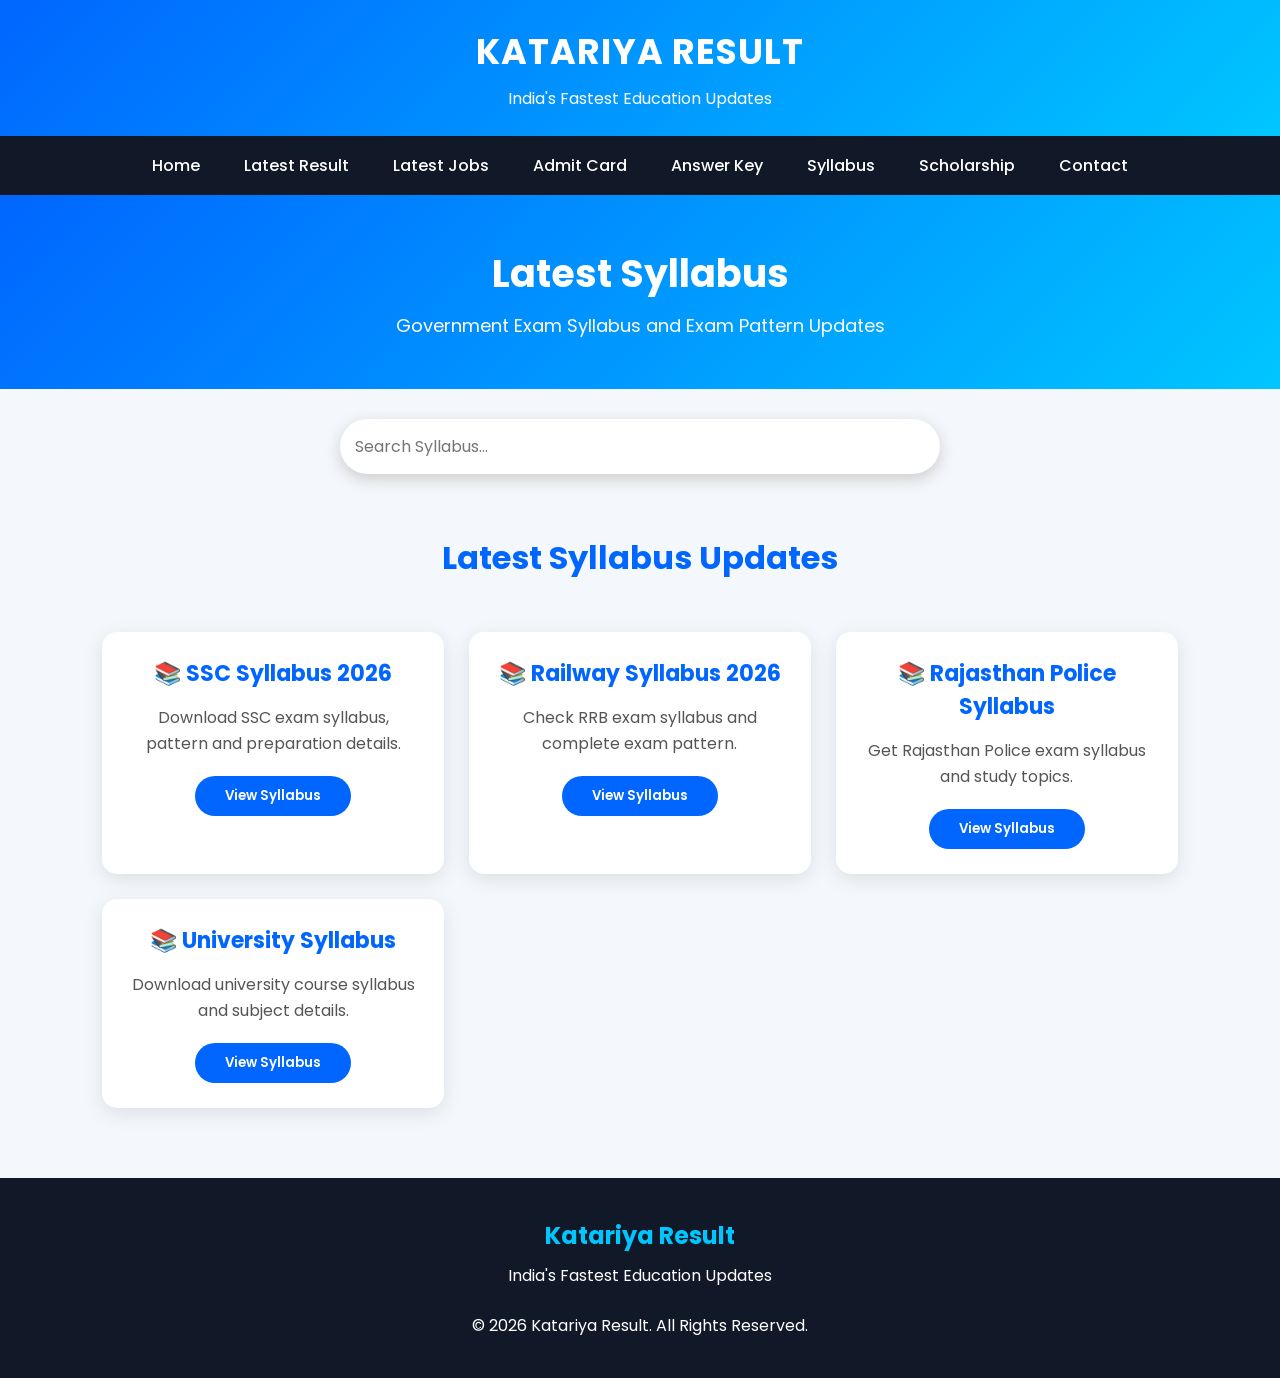
<file: syllabus.html>
<!DOCTYPE html>
<html lang="en">

<head>

<meta charset="UTF-8">
<meta name="viewport" content="width=device-width, initial-scale=1.0">

<title>Syllabus | Katariya Result</title>

<meta name="description" content="Latest government exam syllabus, exam pattern and study material updates.">

<link rel="stylesheet" href="style.css">

<link href="https://fonts.googleapis.com/css2?family=Poppins:wght@300;400;500;600;700&display=swap" rel="stylesheet">

</head>


<body>


<header>

<div class="logo">
KATARIYA RESULT
</div>

<div class="tagline">
India's Fastest Education Updates
</div>

</header>



<nav>

<ul>

<li><a href="index.html">Home</a></li>
<li><a href="result.html">Latest Result</a></li>
<li><a href="jobs.html">Latest Jobs</a></li>
<li><a href="admit-card.html">Admit Card</a></li>
<li><a href="answer-key.html">Answer Key</a></li>
<li><a href="syllabus.html">Syllabus</a></li>
<li><a href="scholarship.html">Scholarship</a></li>
<li><a href="contact.html">Contact</a></li>

</ul>

</nav>




<section class="page-banner">

<h1>
Latest Syllabus
</h1>

<p>
Government Exam Syllabus and Exam Pattern Updates
</p>

</section>




<div class="search">

<input type="text" placeholder="Search Syllabus...">

</div>




<h2 class="section-title">
Latest Syllabus Updates
</h2>




<div class="cards">


<div class="card">

<h3>📚 SSC Syllabus 2026</h3>

<p>
Download SSC exam syllabus, pattern and preparation details.
</p>

<button>
View Syllabus
</button>

</div>




<div class="card">

<h3>📚 Railway Syllabus 2026</h3>

<p>
Check RRB exam syllabus and complete exam pattern.
</p>

<button>
View Syllabus
</button>

</div>




<div class="card">

<h3>📚 Rajasthan Police Syllabus</h3>

<p>
Get Rajasthan Police exam syllabus and study topics.
</p>

<button>
View Syllabus
</button>

</div>




<div class="card">

<h3>📚 University Syllabus</h3>

<p>
Download university course syllabus and subject details.
</p>

<button>
View Syllabus
</button>

</div>


</div>





<footer>

<h2>
Katariya Result
</h2>

<p>
India's Fastest Education Updates
</p>

<br>

<p>
© 2026 Katariya Result. All Rights Reserved.
</p>

</footer>




<button id="topBtn">
⬆
</button>



<script src="script.js"></script>


</body>

</html>
</file>
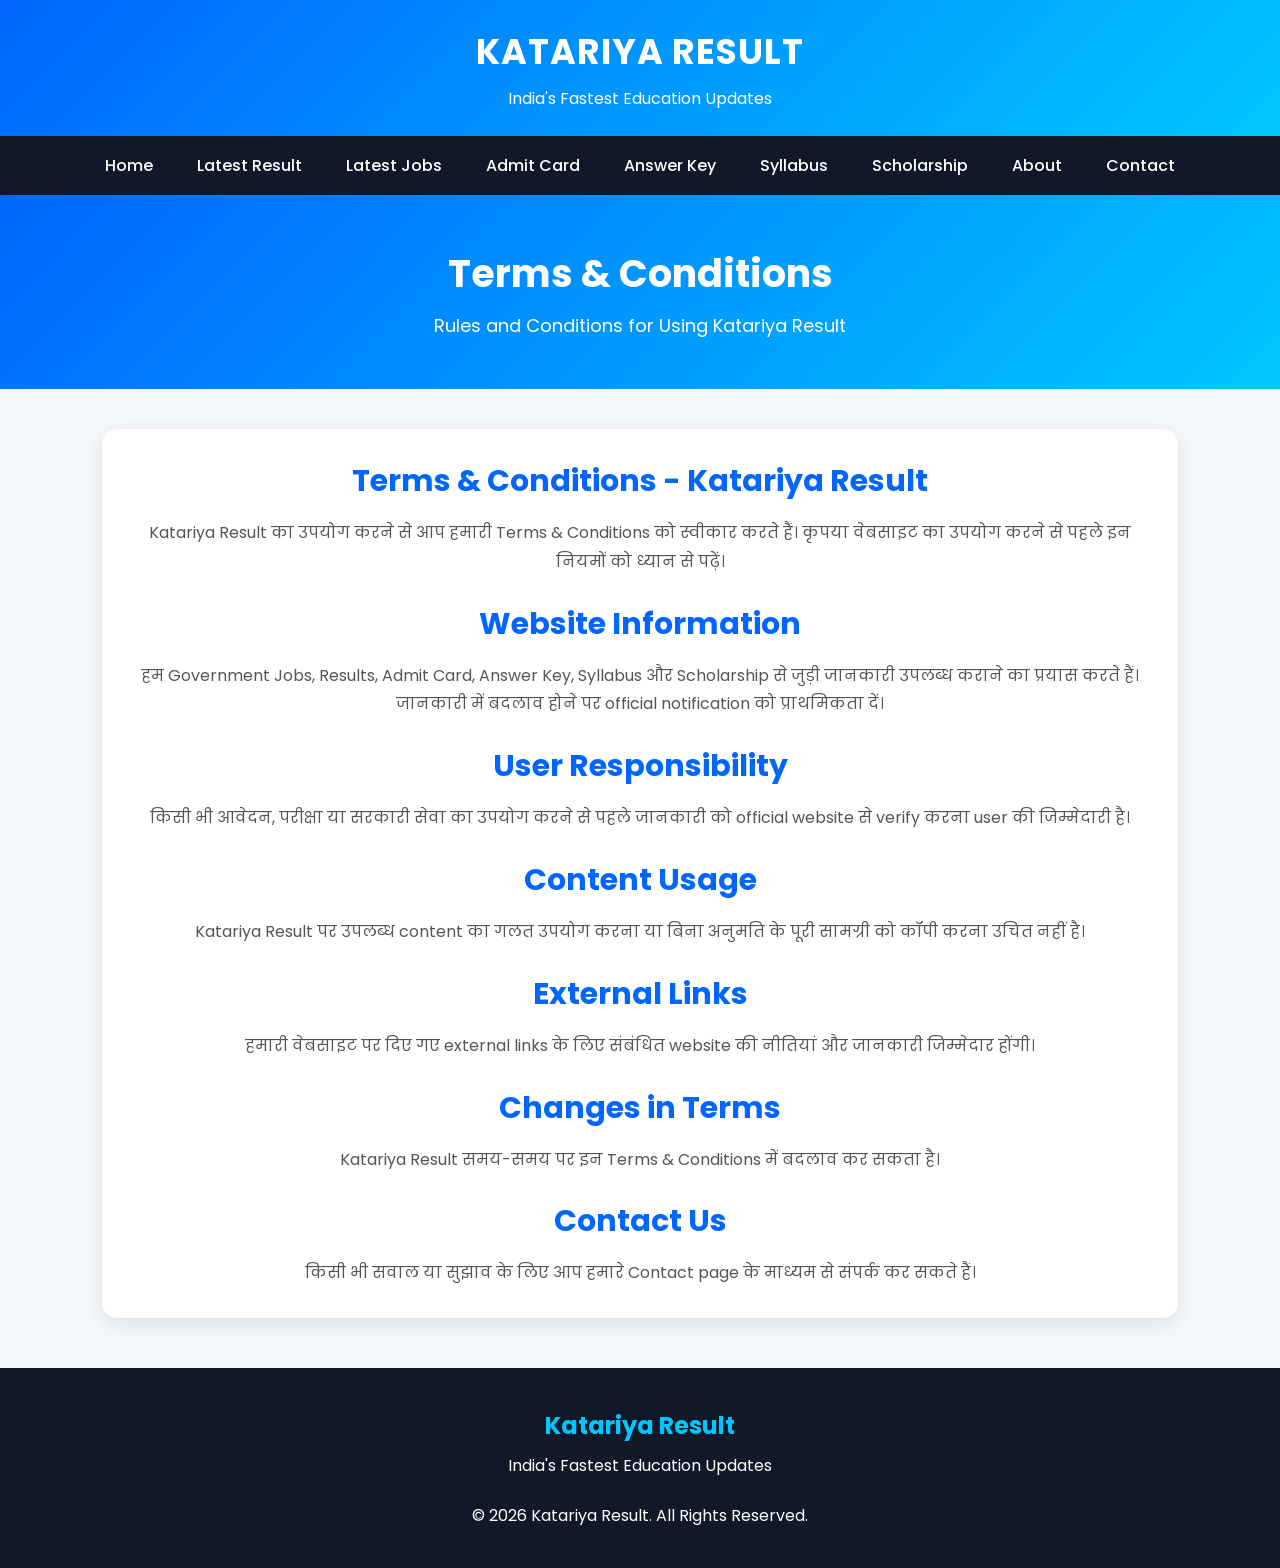
<file: terms.html>
<!DOCTYPE html>
<html lang="en">

<head>

<meta charset="UTF-8">
<meta name="viewport" content="width=device-width, initial-scale=1.0">

<title>Terms & Conditions | Katariya Result</title>

<meta name="description" content="Terms and Conditions of Katariya Result">

<link rel="stylesheet" href="style.css">

<link href="https://fonts.googleapis.com/css2?family=Poppins:wght@300;400;500;600;700&display=swap" rel="stylesheet">

</head>


<body>


<header>

<div class="logo">
KATARIYA RESULT
</div>

<div class="tagline">
India's Fastest Education Updates
</div>

</header>




<nav>

<ul>

<li><a href="index.html">Home</a></li>
<li><a href="result.html">Latest Result</a></li>
<li><a href="jobs.html">Latest Jobs</a></li>
<li><a href="admit-card.html">Admit Card</a></li>
<li><a href="answer-key.html">Answer Key</a></li>
<li><a href="syllabus.html">Syllabus</a></li>
<li><a href="scholarship.html">Scholarship</a></li>
<li><a href="about.html">About</a></li>
<li><a href="contact.html">Contact</a></li>

</ul>

</nav>





<section class="page-banner">

<h1>
Terms & Conditions
</h1>

<p>
Rules and Conditions for Using Katariya Result
</p>

</section>






<div class="about">


<h2>
Terms & Conditions - Katariya Result
</h2>


<p>

Katariya Result का उपयोग करने से आप हमारी Terms & Conditions को स्वीकार करते हैं।
कृपया वेबसाइट का उपयोग करने से पहले इन नियमों को ध्यान से पढ़ें।

</p>


<br>


<h2>
Website Information</h2>


<p>

हम Government Jobs, Results, Admit Card, Answer Key, Syllabus और Scholarship
से जुड़ी जानकारी उपलब्ध कराने का प्रयास करते हैं।
जानकारी में बदलाव होने पर official notification को प्राथमिकता दें।

</p>


<br>


<h2>
User Responsibility</h2>


<p>

किसी भी आवेदन, परीक्षा या सरकारी सेवा का उपयोग करने से पहले जानकारी को
official website से verify करना user की जिम्मेदारी है।

</p>


<br>


<h2>
Content Usage</h2>


<p>

Katariya Result पर उपलब्ध content का गलत उपयोग करना या बिना अनुमति के
पूरी सामग्री को कॉपी करना उचित नहीं है।

</p>


<br>


<h2>
External Links</h2>


<p>

हमारी वेबसाइट पर दिए गए external links के लिए संबंधित website की
नीतियां और जानकारी जिम्मेदार होंगी।

</p>


<br>


<h2>
Changes in Terms</h2>


<p>

Katariya Result समय-समय पर इन Terms & Conditions में बदलाव कर सकता है।

</p>


<br>


<h2>
Contact Us</h2>


<p>

किसी भी सवाल या सुझाव के लिए आप हमारे Contact page के माध्यम से संपर्क कर सकते हैं।

</p>


</div>






<footer>

<h2>
Katariya Result
</h2>

<p>
India's Fastest Education Updates
</p>

<br>

<p>
© 2026 Katariya Result. All Rights Reserved.
</p>

</footer>




<button id="topBtn">
⬆
</button>



<script src="script.js"></script>


</body>

</html>
</file>
<file: style.css>
*{
    margin:0;
    padding:0;
    box-sizing:border-box;
    font-family:'Poppins',sans-serif;
}

body{
    background:#f4f7fb;
    color:#222;
}


/* Header */

header{
    background:linear-gradient(135deg,#0066ff,#00c6ff);
    color:white;
    text-align:center;
    padding:25px 10px;
}

.logo{
    font-size:35px;
    font-weight:700;
    letter-spacing:1px;
}

.tagline{
    font-size:16px;
    margin-top:8px;
}


/* Navigation */

nav{
    background:#111827;
    padding:12px 0;
    position:sticky;
    top:0;
    z-index:100;
}

nav ul{
    display:flex;
    justify-content:center;
    flex-wrap:wrap;
    list-style:none;
}

nav ul li{
    margin:5px 10px;
}

nav ul li a{
    color:white;
    text-decoration:none;
    font-weight:500;
    padding:8px 12px;
    border-radius:5px;
    transition:.3s;
}

nav ul li a:hover{
    background:#0066ff;
}


/* Hero */

.hero{
    text-align:center;
    padding:70px 20px;
    background:
    linear-gradient(rgba(0,0,0,.5),rgba(0,0,0,.5)),
    url('https://images.unsplash.com/photo-1434030216411-0b793f4b4173');
    background-size:cover;
    background-position:center;
    color:white;
}

.hero h1{
    font-size:42px;
    margin-bottom:15px;
}

.hero p{
    font-size:20px;
}

.hero-btn{
    display:inline-block;
    margin-top:25px;
    padding:12px 30px;
    background:#ffcc00;
    color:#111;
    text-decoration:none;
    border-radius:30px;
    font-weight:600;
    transition:.3s;
}

.hero-btn:hover{
    background:white;
}


/* News */

.news{
    background:#ff0000;
    color:white;
    padding:12px;
    font-weight:600;
}


/* Search */

.search{
    text-align:center;
    padding:30px 15px;
}

.search input{
    width:80%;
    max-width:600px;
    padding:15px;
    border:none;
    border-radius:30px;
    box-shadow:0 5px 15px #ccc;
    font-size:16px;
    outline:none;
}


/* Section Title */

.section-title{
    text-align:center;
    font-size:32px;
    margin:30px 0;
    color:#0066ff;
}


/* Cards */

.cards{
    display:grid;
    grid-template-columns:repeat(auto-fit,minmax(260px,1fr));
    gap:25px;
    padding:20px 8%;
}


.card{
    background:white;
    padding:25px;
    border-radius:15px;
    text-align:center;
    box-shadow:0 5px 20px rgba(0,0,0,.1);
    transition:.3s;
}

.card:hover{
    transform:translateY(-8px);
    box-shadow:0 10px 25px rgba(0,0,0,.2);
}

.card h3{
    color:#0066ff;
    margin-bottom:15px;
    font-size:22px;
}

.card p{
    color:#555;
    line-height:1.6;
}


.card button{
    margin-top:20px;
    padding:10px 30px;
    background:#0066ff;
    color:white;
    border:none;
    border-radius:25px;
    cursor:pointer;
    font-weight:600;
}

.card button:hover{
    background:#0044aa;
}


/* Footer */

footer{
    margin-top:50px;
    background:#111827;
    color:white;
    text-align:center;
    padding:40px 15px;
}

footer h2{
    color:#00c6ff;
    margin-bottom:10px;
}


/* Top Button */

#topBtn{
    position:fixed;
    right:20px;
    bottom:20px;
    width:45px;
    height:45px;
    border:none;
    border-radius:50%;
    background:#0066ff;
    color:white;
    font-size:20px;
    cursor:pointer;
    box-shadow:0 5px 15px #777;
}


/* Mobile Responsive */

@media(max-width:600px){

.logo{
    font-size:25px;
}

.hero h1{
    font-size:28px;
}

.hero p{
    font-size:16px;
}

nav ul{
    flex-direction:column;
    align-items:center;
}

.search input{
    width:95%;
}

.section-title{
    font-size:26px;
}

.cards{
    padding:15px;
}

}
/* About Section */

.about{
    background:white;
    margin:40px 8%;
    padding:30px;
    border-radius:15px;
    text-align:center;
    box-shadow:0 5px 20px rgba(0,0,0,.1);
}

.about h2{
    color:#0066ff;
    font-size:30px;
    margin-bottom:15px;
}
/* Page Banner */

.page-banner{
    background:linear-gradient(135deg,#0066ff,#00c6ff);
    color:white;
    text-align:center;
    padding:50px 20px;
}

.page-banner h1{
    font-size:38px;
    margin-bottom:10px;
}

.page-banner p{
    font-size:18px;
}



.about p{
    color:#555;
    line-height:1.8;
}
/* Result Page Design */

.result-list{
    width:85%;
    margin:30px auto;
    display:flex;
    flex-direction:column;
    gap:20px;
}


.result-box{
    background:white;
    padding:25px;
    border-radius:15px;
    box-shadow:0 5px 20px rgba(0,0,0,.1);
}


.result-box h3{
    color:#0066ff;
    font-size:24px;
    margin-bottom:10px;
}


.result-box p{
    color:#555;
    margin:8px 0;
}


.result-btn{
    display:inline-block;
    margin-top:15px;
    padding:10px 25px;
    background:#0066ff;
    color:white;
    text-decoration:none;
    border-radius:25px;
    font-weight:600;
}


.result-btn:hover{
    background:#0044aa;
}



@media(max-width:600px){

.result-list{
    width:95%;
}

.result-box h3{
    font-size:20px;
}

}
/* Jobs Page Design */

.job-list{
    width:85%;
    margin:30px auto;
    display:flex;
    flex-direction:column;
    gap:20px;
}


.job-box{
    background:white;
    padding:25px;
    border-radius:15px;
    box-shadow:0 5px 20px rgba(0,0,0,.1);
}


.job-box h3{
    color:#0066ff;
    font-size:24px;
    margin-bottom:15px;
}


.job-box p{
    color:#555;
    margin:8px 0;
    line-height:1.6;
}


.job-btn{
    display:inline-block;
    margin-top:15px;
    padding:10px 25px;
    background:#0066ff;
    color:white;
    text-decoration:none;
    border-radius:25px;
    font-weight:600;
}


.job-btn:hover{
    background:#0044aa;
}



@media(max-width:600px){

.job-list{
    width:95%;
}

.job-box h3{
    font-size:20px;
}

}
/* Admit Card Page Design */

.admit-list{
    width:85%;
    margin:30px auto;
    display:flex;
    flex-direction:column;
    gap:20px;
}


.admit-box{
    background:white;
    padding:25px;
    border-radius:15px;
    box-shadow:0 5px 20px rgba(0,0,0,.1);
}


.admit-box h3{
    color:#0066ff;
    font-size:24px;
    margin-bottom:15px;
}


.admit-box p{
    color:#555;
    margin:8px 0;
    line-height:1.6;
}


.admit-btn{
    display:inline-block;
    margin-top:15px;
    padding:10px 25px;
    background:#0066ff;
    color:white;
    text-decoration:none;
    border-radius:25px;
    font-weight:600;
}


.admit-btn:hover{
    background:#0044aa;
}



@media(max-width:600px){

.admit-list{
    width:95%;
}

.admit-box h3{
    font-size:20px;
}

}
/* Answer Key Page Design */

.answer-list{
    width:85%;
    margin:30px auto;
    display:flex;
    flex-direction:column;
    gap:20px;
}


.answer-box{
    background:white;
    padding:25px;
    border-radius:15px;
    box-shadow:0 5px 20px rgba(0,0,0,.1);
}


.answer-box h3{
    color:#0066ff;
    font-size:24px;
    margin-bottom:15px;
}


.answer-box p{
    color:#555;
    margin:8px 0;
    line-height:1.6;
}


.answer-btn{
    display:inline-block;
    margin-top:15px;
    padding:10px 25px;
    background:#0066ff;
    color:white;
    text-decoration:none;
    border-radius:25px;
    font-weight:600;
}


.answer-btn:hover{
    background:#0044aa;
}


/* Mobile */

@media(max-width:600px){

.answer-list{
    width:95%;
}

.answer-box h3{
    font-size:20px;
}

}

    border-radius:10px;
    font-size:15px;
    outline:none;

}


.card textarea{

    height:120px;
    resize:none;

}


.card input:focus,
.card textarea:focus{

    border-color:#0066ff;

}
.social-section{
    margin:40px 0;
}


.social-section .card{
    max-width:400px;
    margin:auto;
}


.social-section a{
    text-decoration:none;
}


.social-section button{
    width:200px;
    padding:12px;
    background:linear-gradient(135deg,#0066ff,#00c6ff);
    color:white;
    border:none;
    border-radius:30px;
    font-size:16px;
    font-weight:600;
    cursor:pointer;
}


.social-section button:hover{
    background:#0044aa;
}
/* Social Section Fix */

.social-section{
    width:100%;
    padding:40px 0;
}


.social-section .cards{
    display:flex;
    justify-content:center;
    align-items:center;
}


.social-section .card{

    width:350px;
    background:white;
    padding:30px;
    border-radius:15px;
    text-align:center;
    box-shadow:0 5px 20px rgba(0,0,0,0.15);

}


.social-section .card h3{

    color:#0066ff;
    font-size:25px;
    margin-bottom:15px;

}


.social-section .card p{

    color:#555;
    line-height:1.6;

}


.social-section .card a{

    display:block;
    text-decoration:none;
    margin:12px 0;

}


.social-section .card a button{

    width:220px;
    padding:12px;
    border:none;
    border-radius:30px;
    background:linear-gradient(135deg,#0066ff,#00c6ff);
    color:white;
    font-size:16px;
    font-weight:600;
    cursor:pointer;

}


.social-section .card a button:hover{

    background:#0044aa;
    transform:scale(1.05);

}
.logo-img{
    width:70px;
    height:70px;
    border-radius:50%;
}

@media(max-width:600px){

.social-section .card{

    width:90%;

}

}
</file>
